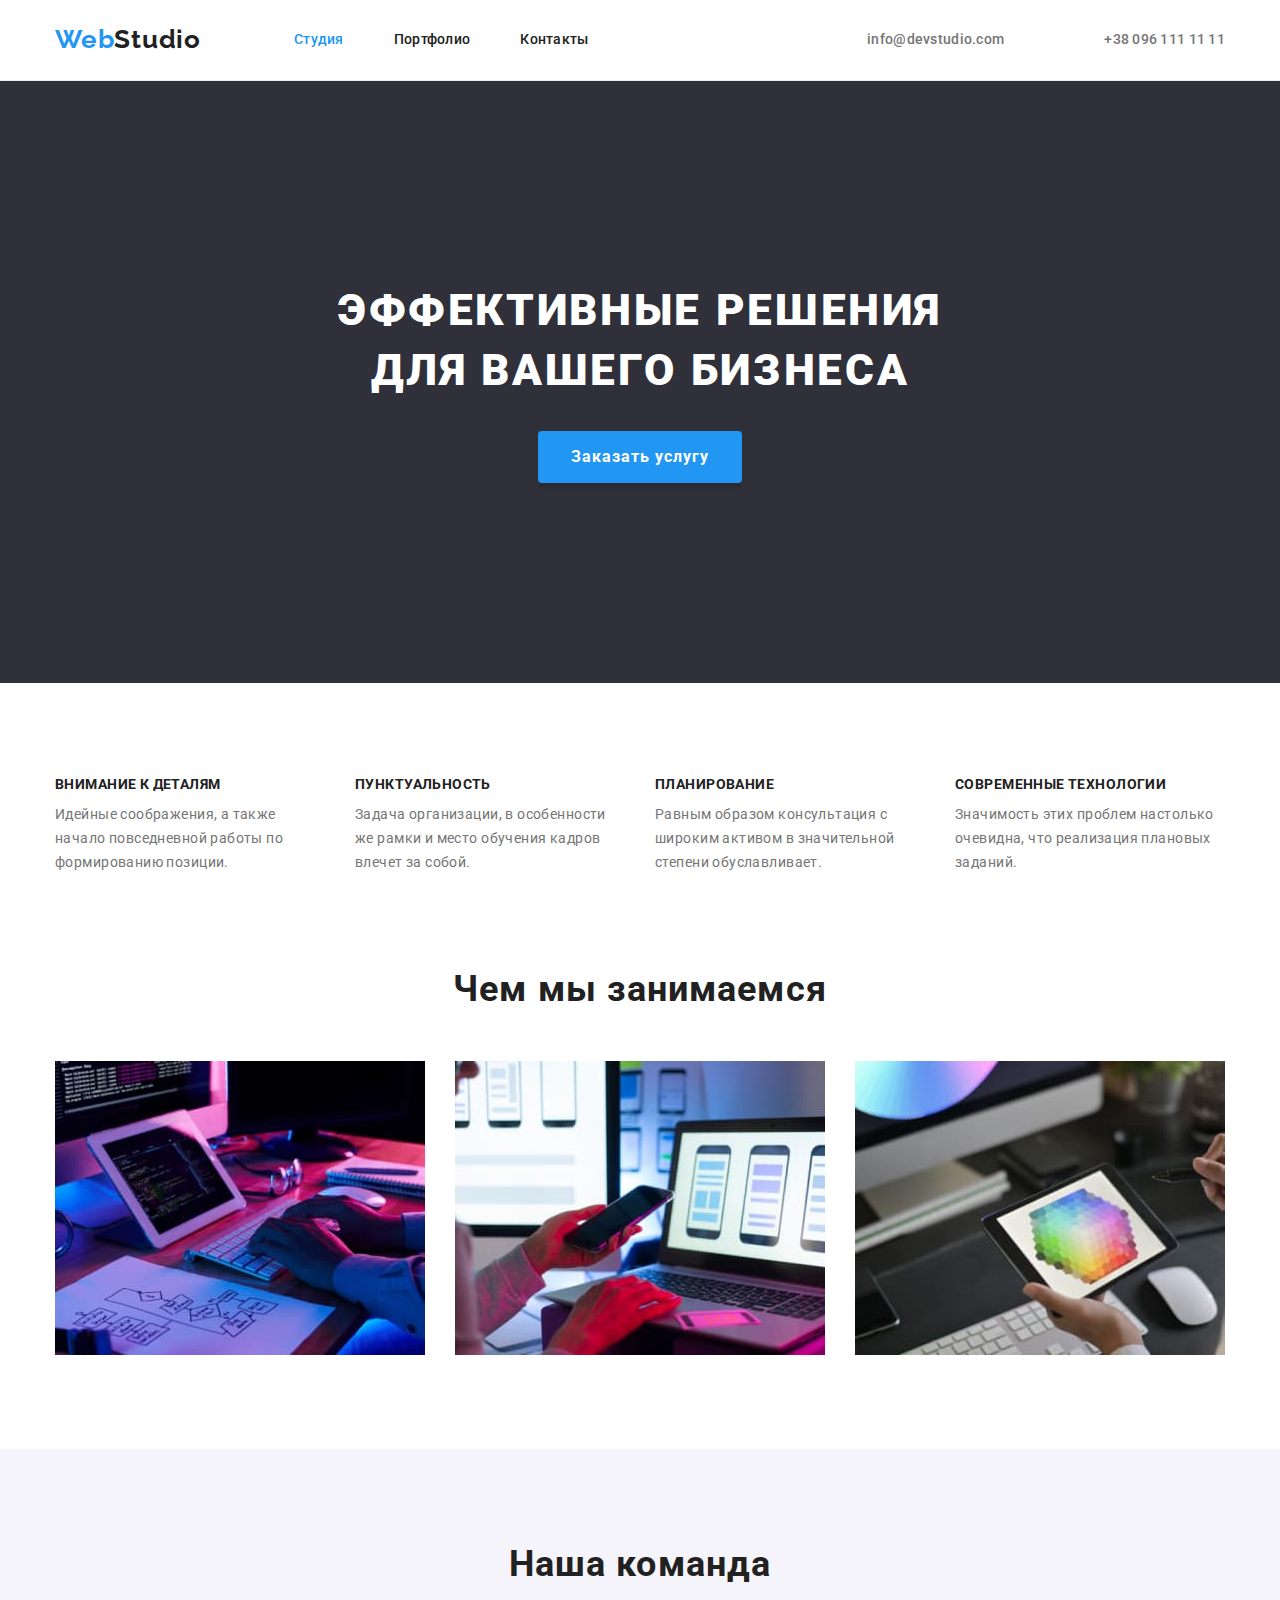
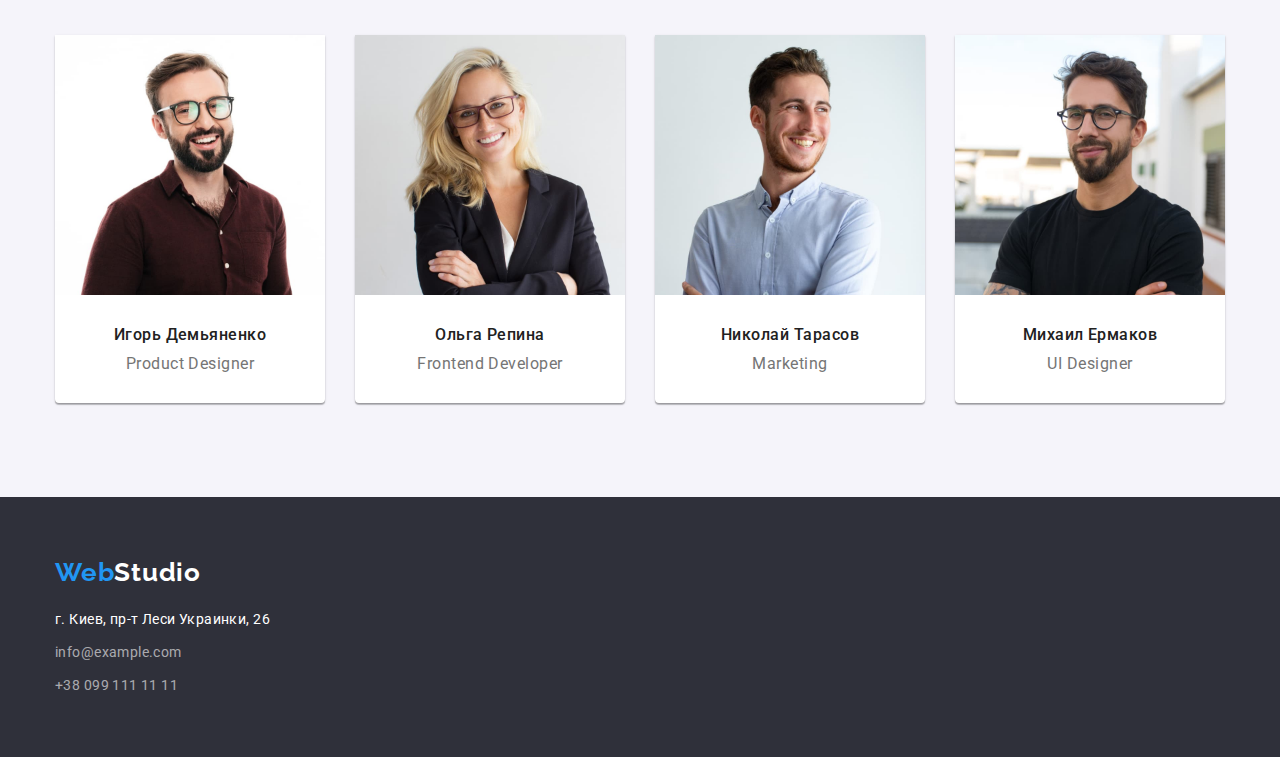
<file: index.html>
<!DOCTYPE html>
<html lang="ru">
  <head>
    <meta charset="UTF-8" />
    <meta http-equiv="X-UA-Compatible" content="IE=edge" />
    <meta name="viewport" content="width=device-width, initial-scale=1.0" />
    <title>WebStudio</title>
    <link rel="preconnect" href="https://fonts.googleapis.com" />
    <link rel="preconnect" href="https://fonts.gstatic.com" crossorigin />
    <link
      href="https://fonts.googleapis.com/css2?family=Raleway:wght@700&family=Roboto:wght@400;500;700;900&display=swap"
      rel="stylesheet"
    />
      <!-- modern-normalisd-->
      <link rel="stylesheet" href="https://cdn.jsdelivr.net/npm/modern-normalize@1.1.0/modern-normalize.min.css">
    <!-- <link rel="stylesheet" href="node_modules/modern-normalize/modern-normalize.css" /> -->
    <link rel="stylesheet" href="./css/styles.css" />
  </head>
  <body>
    <header class="page-header">
      <div class="container main-nav">
        <nav class="navigation">
          <a class="logo link" href="" lang="en">Web<span class="studio-header">Studio</span></a>
          <ul class="menu list">
            <li class="menu-item">
              <a class="menu-link active-button link" href="#studio">Студия</a>
            </li>
            <li class="menu-item">
              <a class="menu-link link" href="./portfolio.html">Портфолио</a>
            </li>
            <li class="menu-item">
              <a class="menu-link link" href="#contact">Контакты</a>
            </li>
          </ul>
        </nav>
        <ul class="header-contact list">
          <li class="adress-item">
            <a class="contact-mail link" href="mailto:info@devstudio.com">info@devstudio.com</a>
          </li>
          <li class="adress-item">
            <a class="contact-phone-number link" href="tel:+380961111111">+38 096 111 11 11</a>
          </li>
        </ul>
      </div>
    </header>
    <main>
      <!----------- HERO ------------->
      <section class="section hero">
        <div class="container">
          <h1 class="hero-title">Эффективные решения для вашего бизнеса</h1>
          <button class="hero-btn" type="button">Заказать услугу</button>
        </div>
      </section>
      <!------ our-qualities ------->
      <section class="section">
        <div class="container">
          <h2 class="section-title our-qualities visually-hidden">Наши лучшие качества</h2>
          <ul class="list">
            <li class="list-item">
              <h3 class="description">Внимание к деталям</h3>
              <p class="section-qualities">
                Идейные соображения, а также начало повседневной работы по формированию позиции.
              </p>
            </li>
            <li class="list-item">
              <h3 class="description">Пунктуальность</h3>
              <p class="section-qualities">
                Задача организации, в особенности же рамки и место обучения кадров влечет за собой.
              </p>
            </li>
            <li class="list-item">
              <h3 class="description">Планирование</h3>
              <p class="section-qualities">
                Равным образом консультация с широким активом в значительной степени обуславливает.
              </p>
            </li>
            <li class="list-item">
              <h3 class="description">Современные технологии</h3>
              <p class="section-qualities">
                Значимость этих проблем настолько очевидна, что реализация плановых заданий.
              </p>
            </li>
          </ul>
        </div>
      </section>
      <!------ What we doing ------>
      <section class="section no-padding">
        <div class="container">
          <h2 class="section-title we-work">Чем мы занимаемся</h2>
          <ul class="list">
            <li class="work-item">
              <img src="./images/work/img-1.jpg" alt="Верстка" width="370" height="294" />
            </li>
            <li class="work-item">
              <img src="./images/work/img-2.jpg" alt="Дизайн" width="370" height="294" />
            </li>
            <li class="work-item">
              <img src="./images/work/img-3.jpg" alt="Оформление" width="370" height="294" />
            </li>
          </ul>
        </div>
      </section>
      <!------- Our Team -------->
      <section class="section our-team">
        <div class="container">
          <h2 class="section-title our-team">Наша команда</h2>
          <ul class="list">
            <li class="list-our-team">
              <img src="./images/team/img.jpg" alt="Product Designer" width="270" height="260" />
              <h3 class="name-team">Игорь Демьяненко</h3>
              <p class="position" lang="en">Product Designer</p>
            </li>
            <li class="list-our-team">
              <img
                src="./images/team/img-1.jpg"
                alt="Frontend Developer"
                width="270"
                height="260"
              />
              <h3 class="name-team">Ольга Репина</h3>
              <p class="position" lang="en">Frontend Developer</p>
            </li>
            <li class="list-our-team">
              <img src="./images/team/img-2.jpg" alt="Marketing" width="270" height="260" />
              <h3 class="name-team">Николай Тарасов</h3>
              <p class="position" lang="en">Marketing</p>
            </li>
            <li class="list-our-team">
              <img src="./images/team/img-3.jpg" alt="UI Designer" width="270" height="260" />
              <h3 class="name-team">Михаил Ермаков</h3>
              <p class="position" lang="en">UI Designer</p>
            </li>
          </ul>
        </div>
      </section>
    </main>
    <!-- FOOTER -->
    <footer class="footer">
      <div class="container">
        <a class="logo link" href="" lang="en">Web<span class="studio-footer">Studio</span></a>
        <address class="contact">
          <ul class="contact-list footer-list">
            <li class="contact-list-item">
              <a
                class="contact-list-adress link"
                href="https://goo.gl/maps/vnGjuaqRsRcTyvLU8"
                target="_blank"
                rel="noopener noreferrer"
                >г. Киев, пр-т Леси Украинки, 26</a
              >
            </li>
            <li class="contact-list-item">
              <a class="contact-list-link link" href="mailto:info@example.com">info@example.com</a>
            </li>
            <li class="contact-list-item">
              <a class="contact-list-link link" href="tel:+380991111111">+38 099 111 11 11</a>
            </li>
          </ul>
        </address>
      </div>
    </footer>
  </body>
</html>
</file>
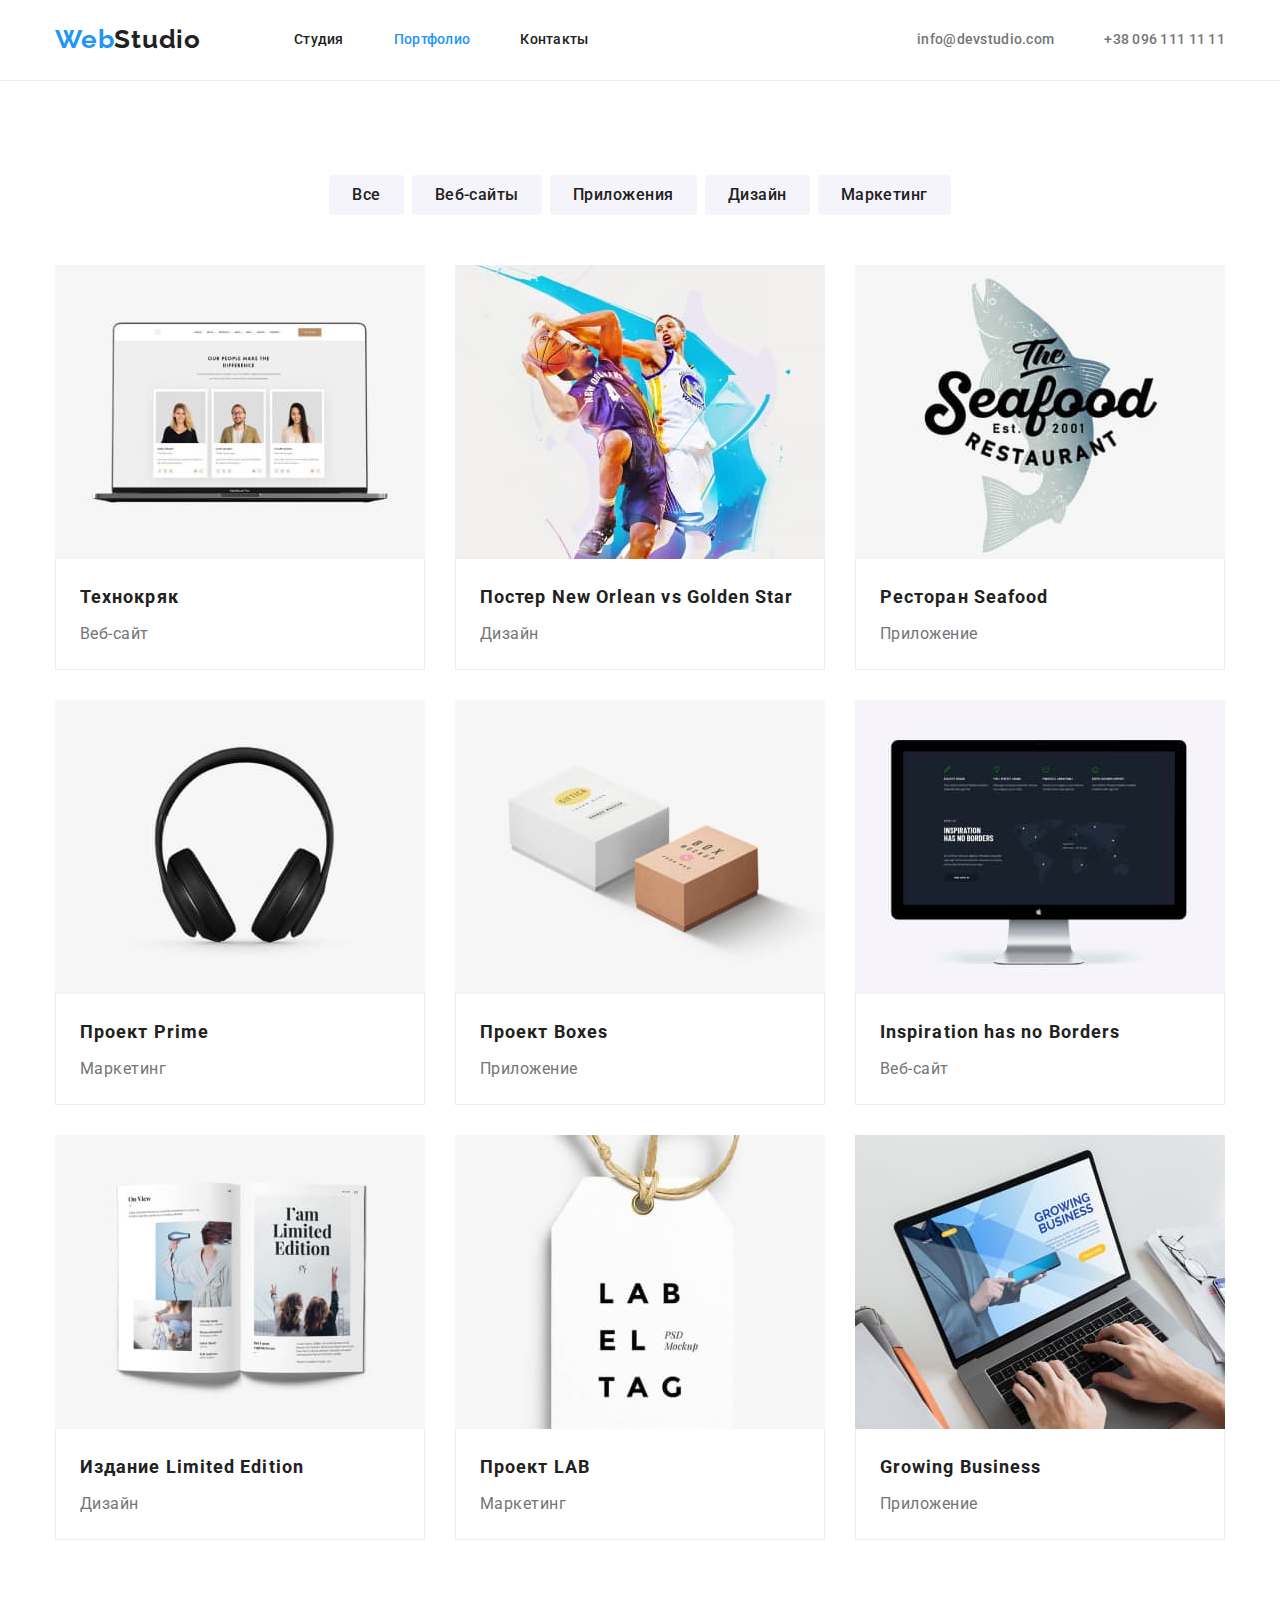
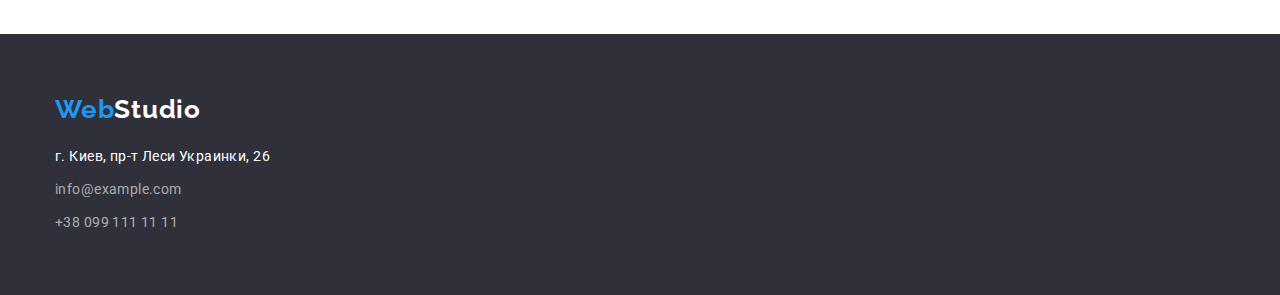
<file: portfolio.html>
<!DOCTYPE html>
<html lang="ru">
  <head>
    <meta charset="UTF-8" />
    <meta http-equiv="X-UA-Compatible" content="IE=edge" />
    <meta name="viewport" content="width=device-width, initial-scale=1.0" />
    <title>Portfolio</title>
    <link rel="preconnect" href="https://fonts.googleapis.com" />
    <link rel="preconnect" href="https://fonts.gstatic.com" crossorigin />
    <link
      href="https://fonts.googleapis.com/css2?family=Raleway:wght@700&family=Roboto:wght@400;500;700;900&display=swap"
      rel="stylesheet"
    />
      <!-- modern-normalisd-->
      <link rel="stylesheet" href="https://cdn.jsdelivr.net/npm/modern-normalize@1.1.0/modern-normalize.min.css">
    <!-- <link rel="stylesheet" href="node_modules/modern-normalize/modern-normalize.css" /> -->
    <link rel="stylesheet" href="./css/styles.css" />
  </head>
  <body>
    <!----- HEADER ----->
    <header class="page-header">
      <div class="container main-nav">
        <nav class="navigation">
          <a class="logo link" href="" lang="en">Web<span class="studio-header">Studio</span></a>
          <ul class="menu list">
            <li class="menu-item">
              <a class="menu-link link" href="./index.html">Студия</a>
            </li>
            <li class="menu-item">
              <a class="menu-link active-button link" href="#portfolio">Портфолио</a>
            </li>
            <li class="menu-item">
              <a class="menu-link link" href="#contact">Контакты</a>
            </li>
          </ul>
        </nav>
        <ul class="header-contact list">
          <li>
            <a class="contact-mail link" href="mailto:info@devstudio.com">info@devstudio.com</a>
          </li>
          <li>
            <a class="contact-phone-number link" href="tel:+380961111111">+38 096 111 11 11</a>
          </li>
        </ul>
      </div>
    </header>

    <main>
      <!----- section button ------>
      <section class="section section-btn">
        <div class="container">
          <h1 class="section-title portfolio visually-hidden">Портфолио</h1>
          <ul class="list list-btn">
            <li class="item">
              <button class="portfolio-btn" type="button">Все</button>
            </li>
            <li class="item">
              <button class="portfolio-btn" type="button">Веб-сайты</button>
            </li>
            <li class="item">
              <button class="portfolio-btn" type="button">Приложения</button>
            </li>
            <li class="item">
              <button class="portfolio-btn" type="button">Дизайн</button>
            </li>
            <li class="item">
              <button class="portfolio-btn" type="button">Маркетинг</button>
            </li>
          </ul>
          <!-- <h2 class="section-title our-projects">Наши проекты</h2> -->
          <ul class="list list-portfolio">
            <li class="item-portfolio">
              <a href="#" class="link">
                <img
                  src="./images/portfolio/technokryak.jpg"
                  alt="Technokryak"
                  width="370"
                  height="294"
                />
                <div class="project">
                  <h2 class="project-tipe">Технокряк</h2>
                  <p class="project-text">Веб-сайт</p>
                </div>
              </a>
            </li>
            <li class="item-portfolio">
              <a href="#" class="link">
                <img
                  src="./images/portfolio/new-orlean.jpg"
                  alt="New-orlean"
                  width="370"
                  height="294"
                />
                <div class="project">
                  <h2 class="project-tipe">Постер New Orlean vs Golden Star</h2>
                  <p class="project-text">Дизайн</p>
                </div>
              </a>
            </li>
            <li class="item-portfolio">
              <a href="#" class="link">
                <img src="./images/portfolio/seafood.jpg" alt="Seafood" width="370" height="294" />
                <div class="project">
                  <h2 class="project-tipe">Ресторан Seafood</h2>
                  <p class="project-text">Приложение</p>
                </div>
              </a>
            </li>
            <li class="item-portfolio">
              <a href="#" class="link">
                <img src="./images/portfolio/prime.jpg" alt="Prime" width="370" height="294" />
                <div class="project">
                  <h2 class="project-tipe">Проект Prime</h2>
                  <p class="project-text">Маркетинг</p>
                </div>
              </a>
            </li>
            <li class="item-portfolio">
              <a href="#" class="link">
                <img src="./images/portfolio/boxes.jpg" alt="Boxes" width="370" height="294" />
                <div class="project">
                  <h2 class="project-tipe">Проект Boxes</h2>
                  <p class="project-text">Приложение</p>
                </div>
              </a>
            </li>
            <li class="item-portfolio">
              <a href="#" class="link">
                <img
                  src="./images/portfolio/inspiration.jpg"
                  alt="Inspiration"
                  width="370"
                  height="294"
                />
                <div class="project">
                  <h2 class="project-tipe">Inspiration has no Borders</h2>
                  <p class="project-text">Веб-сайт</p>
                </div>
              </a>
            </li>
            <li class="item-portfolio">
              <a href="#" class="link">
                <img
                  src="./images/portfolio/limited-edition.jpg"
                  alt="Limited-edition"
                  width="370"
                  height="294"
                />
                <div class="project">
                  <h2 class="project-tipe">Издание Limited Edition</h2>
                  <p class="project-text">Дизайн</p>
                </div>
              </a>
            </li>
            <li class="item-portfolio">
              <a href="#" class="link">
                <img src="./images/portfolio/lab.jpg" alt="Lab" width="370" height="294" />
                <div class="project">
                  <h2 class="project-tipe">Проект LAB</h2>
                  <p class="project-text">Маркетинг</p>
                </div>
              </a>
            </li>
            <li class="item-portfolio">
              <a href="#" class="link">
                <img
                  src="./images/portfolio/growing-business.jpg"
                  alt="Growing Business"
                  width="370"
                  height="294"
                />
                <div class="project">
                  <h2 class="project-tipe">Growing Business</h2>
                  <p class="project-text">Приложение</p>
                </div>
              </a>
            </li>
          </ul>
        </div>
      </section>
    </main>
    <!-- FOOTER -->
    <footer class="footer">
      <div class="container">
        <a class="logo link" href="" lang="en">Web<span class="studio-footer">Studio</span></a>
        <address class="contact">
          <ul class="contact-list footer-list">
            <li class="contact-list-item">
              <a
                class="contact-list-adress link"
                href="https://goo.gl/maps/vnGjuaqRsRcTyvLU8"
                target="_blank"
                rel="noopener noreferrer"
                >г. Киев, пр-т Леси Украинки, 26</a
              >
            </li>
            <li class="contact-list-item">
              <a class="contact-list-link link" href="mailto:info@example.com">info@example.com</a>
            </li>
            <li class="contact-list-item">
              <a class="contact-list-link link" href="tel:+380991111111">+38 099 111 11 11</a>
            </li>
          </ul>
        </address>
      </div>
    </footer>
  </body>
</html>
</file>
<file: css/styles.css>
:root {
  /* --main-color: #E5E5E5; */
  --primary-font-family: 'Roboto', sans-serif;
  --secondary-font-family: 'Raleway', sans-serif;
  --primary-text-color-theme-dark: #212121;
  --secondary-text-color-theme-dark: #ffffff;
  --primary-text-color-theme-light: #757575;
  --secondary-text-color-theme-light: #303030;
  --list-link-color: rgba(255, 255, 255, 0.6);
  --accent-color: #2196f3;
  --portfolio-background: #f5f4fa;
  --color-background: #2f303a;
  --hero-btn-background: #188ce8;
  --border-colors: #ececec;
}

h1,
h2,
h3,
h4,
h5,
h6,
p {
  margin-top: 0;
  margin-bottom: 0;}

  ul {
    padding: 0;
    margin: 0;
    list-style: none;
  }

.link {
  text-decoration: none;
}

.list {
  justify-content: space-between;
  display: flex;
  flex-wrap: nowrap;
  padding: 0;
  margin: 0;
  list-style: none;
}

img {
  display: block;
  min-width: 100%;
  height: auto;}

.container {
  width: 1200px;
  padding-left: 15px;
  padding-right: 15px;
  margin: 0 auto;
  /* outline: 2px solid tomato; */
}

body {
  font-weight: 400;
  font-family: var(--primary-font-family);
  font-style: normal;
  font-size: 14px;
  color: var(--primary-text-color-theme-light);
  background: var(--secondary-text-color-theme-dark);
}

.studio-header {
  color: var(--primary-text-color-theme-dark);
}

.studio-footer {
  color: var(--secondary-text-color-theme-dark);
}

.logo {  
  font-family: var(--secondary-font-family);
  font-weight: 700;
  font-size: 26px;
  line-height: 1.19;
  letter-spacing: 0.03em;

  color: var(--accent-color);
}
.section { 
  padding-top: 94px;
  padding-bottom: 94px;
}

.section-title {
  font-weight: 700;
  font-size: 36px;
  line-height: 1.17;
  text-align: center;
  letter-spacing: 0.03em;

  color: var(--primary-text-color-theme-dark);
  margin-top: 0;
  margin-bottom: 50px;
}

.visually-hidden {
  position: absolute;
  width: 1px;
  height: 1px;
  margin: -1px;
  border: 0;
  padding: 0;

  white-space: nowrap;
  clip-path: inset(100%);
  clip: rect(0 0 0 0);
  overflow: hidden;
}

/* ============= HEADER ============= */
.navigation {
  display: flex;
  align-items: center;
}

.menu {
  margin-left: 93px;
  display: flex;
}

.menu-item {
  margin-right: 50px;
}

.menu-item:last-child {
  margin-right: 0px;
}

.header-contact {
  display: flex;
  margin-left: auto;
}

.main-nav {
  display: flex;
  /* flex-wrap:wrap; */
  align-items: center;
}

.page-header {
  border-bottom: 1px solid var(--border-colors);
  padding-top: 24px;
  padding-bottom: 25px;
}

.menu-link {
  font-weight: 500;
  font-size: 14px;
  line-height: 1.14;
  letter-spacing: 0.02em;
  color: var(--primary-text-color-theme-dark);
}

.menu-link:hover,
.menu-link:focus,
.contact-phone-number:hover,
.contact-phone-number:focus {
  color: var(--accent-color);
}

.active-button {
  color: var(--accent-color);
}

.contact-phone-number {
  font-weight: 500;
  line-height: 1.14;
  letter-spacing: 0.02em;
  color: inherit;
}

.contact-mail {
  margin-right: 50px;
  font-weight: 500;
  line-height: 1.14;
  letter-spacing: 0.02em;
  color: inherit;
}

.contact-mail:hover,
.contact-mail:focus {
  color: var(--accent-color);
}

.contact-list {
  line-height: 1.71;
  letter-spacing: 0.03em;
  font-style: normal;
}

.header-contact .adress-item + .adress-item {
  margin-left: 50px;
}
/* ============= /HEADER ============= */

/* ============= HERO ============= */
.hero {
  background: var(--color-background);
  text-align: center;
  padding-top: 200px;
  padding-bottom: 200px;
}

.hero-title {
  width: 696px;
  font-weight: 900;
  font-size: 44px;
  line-height: 1.36;
  letter-spacing: 0.06em;
  text-transform: uppercase;
  color: var(--secondary-text-color-theme-dark);
  margin: 0px auto 30px;
}

.hero-btn {
  font-weight: 700;
  font-size: 16px;
  line-height: 1.88; 
  cursor: pointer;
  align-items: center;
  text-align: center;
  letter-spacing: 0.06em;
  background-color: var(--accent-color);
  color: var(--secondary-text-color-theme-dark);
  box-shadow: 0px 4px 4px rgba(0, 0, 0, 0.15);
  border-radius: 4px;
  padding: 10px 32px;  
  min-width: 200px;
  border: 1px solid transparent;
}

.hero-btn:hover,
.hero-btn:focus {
  color: var(--secondary-text-color-theme-dark);
  background-color: var(--hero-btn-background);
}
/* ============= /HERO ============= */

/* ========== our-qualities ========== */
.list-item {
  width: 270px;
  margin-right: 30px;
}

.list-item:last-child {
  margin-right: 0px;
}

.description {
  font-weight: 700;
  font-size: 14px;
  line-height: 1.14;
  letter-spacing: 0.03em;
  text-transform: uppercase;
  color: var(--primary-text-color-theme-dark);
  margin-top: 0;
  margin-bottom: 10px;
}

.section-qualities {
  line-height: 1.71;
  letter-spacing: 0.03em;
  margin-top: 0;
  margin-bottom: 0;
}

/* ========== /our-qualities ========== */

/* =========== What we doing ============ */

.no-padding {padding-top: 0;}

.we-work {
  margin-bottom: 50px;
}

.work-item {
  margin-right: 30px;
}

.work-item:last-child {
  margin-right: 0px;
}
/* =========== /What we doing ============ */

/* =========== Our Team ============ */
.list > .list-our-team {
  margin-right: 30px;
  padding-top: 280;
  padding-bottom: 0;
  box-shadow: 0px 1px 3px rgba(0, 0, 0, 0.12), 0px 1px 1px rgba(0, 0, 0, 0.14), 0px 2px 1px rgba(0, 0, 0, 0.2);
border-radius: 0px 0px 4px 4px;
}

.list > .list-our-team:last-child {
  margin-right: 0px;
}

.our-team { 
  background: var(--portfolio-background);
}

.list-our-team {
  background: var(--secondary-text-color-theme-dark);
}

.name-team {
  font-weight: 500;
  font-size: 16px;
  line-height: 1.19;
  text-align: center;
  letter-spacing: 0.03em;
  color: var(--primary-text-color-theme-dark);
  margin-top: 30px;
  margin-bottom: 10px;
}

.position {
  font-size: 16px;
  line-height: 1.19;
  text-align: center;
  letter-spacing: 0.03em;
  margin-bottom: 30px;
}
/* =========== /Our Team ============ */

/* ============= FOOTER ============= */

.footer {
  padding-top: 60px;
  padding-bottom: 60px;
  background: var(--color-background);
}

.footer-list {
  padding: 0;  
  list-style: none;
}

.contact {
  margin-top: 20px;
  margin-left: 0px;
}

.contact-list-item {
  margin-bottom: 9px;
}

.contact-list-item:last-child {
  margin-bottom: 0px;
}

.contact-list-adress {
  color: var(--secondary-text-color-theme-dark);
}

.contact-list-adress:hover,
.contact-list-adress:focus,
.contact-list-link:hover,
.contact-list-link:focus {
  color: var(--accent-color);
}

.contact-list-link {
  color: var(--list-link-color);
}

/* ============= /FOOTER ============= */

/* =================== PORFOLIO =================== */

.list-btn {
  display: flex;
  justify-content: center;
  margin-bottom: 50px;
}

.item {
  margin-right: 8px;
}

.item:last-child {
  margin-right: 0px;
}

.portfolio-btn {
  padding: 6px 22px;
  font-family: inherit;
  font-weight: 500;
  font-size: 16px;
  line-height: 1.62;
  cursor: pointer;
  text-align: center;
  letter-spacing: 0.03em;

  color: var(--primary-text-color-theme-dark);
  background: var(--portfolio-background);
  border-radius: 4px;
  border: 1px solid transparent;
}

.portfolio-btn:hover,
.portfolio-btn:focus {
  box-shadow: 0px 3px 1px rgba(0, 0, 0, 0.1), 0px 1px 2px rgba(0, 0, 0, 0.08),
    0px 2px 2px rgba(0, 0, 0, 0.12);
  background: var(--accent-color);
  color: var(--secondary-text-color-theme-dark);
}

.project-tipe {
  /* margin-top: 0px; */
  /* margin-left: 24px;
  padding-top: 20px; */
  margin-bottom: 4px;
  font-weight: 700;
  font-size: 18px;
  line-height: 2;
  letter-spacing: 0.06em;

  color: var(--primary-text-color-theme-dark);
}

.project-text {
 
  font-size: 16px;
  line-height: 1.88;
  letter-spacing: 0.03em;
  color: var(--primary-text-color-theme-light);
}

.list-portfolio {
  display: flex;
  flex-wrap: wrap;
}

.item-portfolio {  
  margin-right: 30px;
  margin-bottom: 30px;  
  width: calc((100% - 60px) / 3); 
}

.project { 
  padding: 20px 24px;
  /* margin-bottom: 20px;
  margin-left: 24px; */
  border-left: 1px solid var(--border-colors);
  border-right: 1px solid var(--border-colors);
  border-bottom: 1px solid var(--border-colors);
}

.item-portfolio:nth-child(3n) {
  margin-right: 0px;
}

.item-portfolio:nth-last-child(-n + 3) {
  margin-bottom: 0px;
}
</file>
